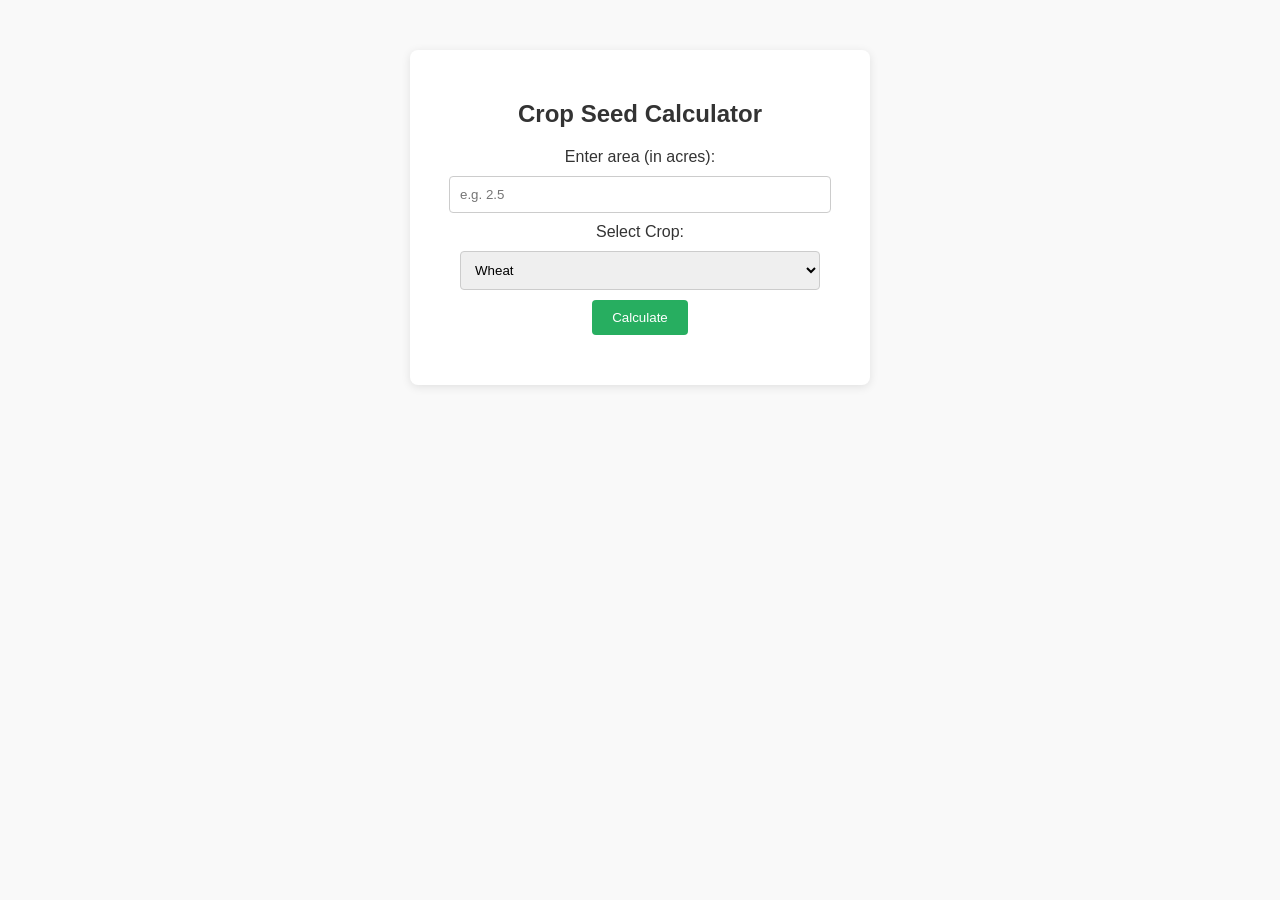
<file: crop-calculator.html>
<!DOCTYPE html>
<html lang="en">
<head>
  <meta charset="UTF-8">
  <title>Crop Seed Calculator</title>
  <link rel="stylesheet" href="style1.css">
  <style>
    .calculator {
      background: #fff;
      margin: 50px auto;
      padding: 30px;
      width: 400px;
      border-radius: 8px;
      box-shadow: 0 2px 10px rgba(0,0,0,0.1);
      text-align: center;
    }
    input, select {
      padding: 10px;
      width: 90%;
      margin: 10px 0;
      border: 1px solid #ccc;
      border-radius: 4px;
    }
    button {
      background-color: #27ae60;
      color: white;
      padding: 10px 20px;
      border: none;
      border-radius: 4px;
      cursor: pointer;
    }
    .result {
      margin-top: 20px;
      font-weight: bold;
    }
  </style>
</head>
<body>
  <div class="calculator">
    <h2>Crop Seed Calculator</h2>
    <label for="area">Enter area (in acres):</label>
    <input type="number" id="area" placeholder="e.g. 2.5" step="0.1">

    <label for="crop">Select Crop:</label>
    <select id="crop">
      <option value="wheat">Wheat</option>
      <option value="rice">Rice</option>
      <option value="maize">Maize</option>
    </select>

    <button onclick="calculateSeeds()">Calculate</button>

    <div class="result" id="result"></div>
  </div>

  <script>
    const seedRates = {
      wheat: { ratePerAcre: 50, costPerKg: 2.5 },
      rice: { ratePerAcre: 40, costPerKg: 3 },
      maize: { ratePerAcre: 25, costPerKg: 4 }
    };

    function calculateSeeds() {
      const area = parseFloat(document.getElementById('area').value);
      const crop = document.getElementById('crop').value;
      const resultDiv = document.getElementById('result');

      if (isNaN(area) || area <= 0) {
        resultDiv.textContent = "Please enter a valid area.";
        return;
      }

      const rate = seedRates[crop];
      const totalSeed = rate.ratePerAcre * area;
      const totalCost = totalSeed * rate.costPerKg;

      resultDiv.innerHTML = `
        🌾 <strong>${totalSeed.toFixed(2)} kg</strong> of {crop} seeds needed<br>
        💰 Estimated Cost: <strong>Rs${totalCost.toFixed(2)}</strong>
      `;
    }
  </script>
</body>
</html>
</file>
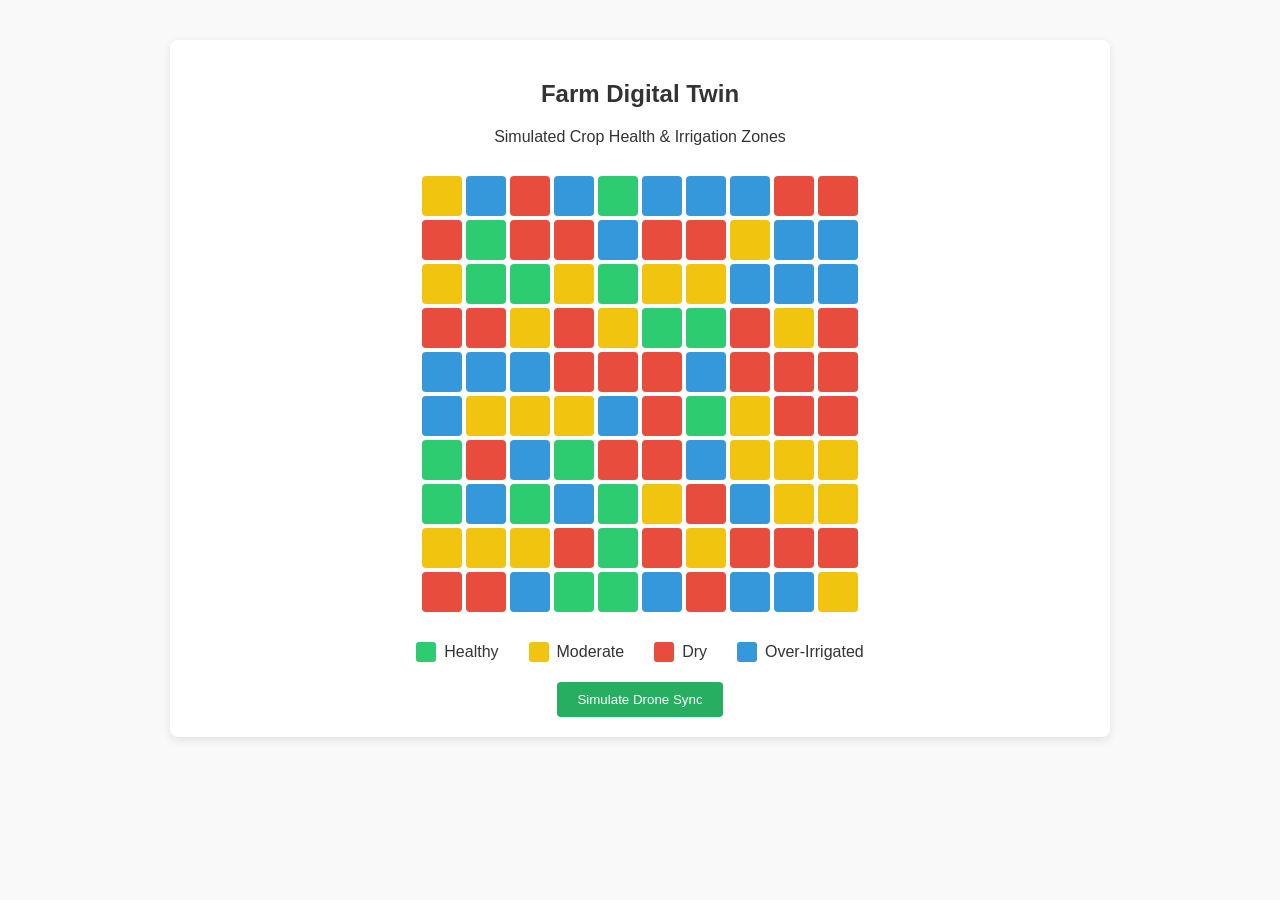
<file: digital-twin.html>
<!DOCTYPE html>
<html lang="en">
<head>
  <meta charset="UTF-8">
  <title>Farm Digital Twin</title>
  <link rel="stylesheet" href="style1.css">
  <style>
    .twin-container {
      max-width: 900px;
      margin: 40px auto;
      padding: 20px;
      background: #fff;
      border-radius: 8px;
      box-shadow: 0 3px 10px rgba(0, 0, 0, 0.1);
      text-align: center;
    }

    .grid {
      display: grid;
      grid-template-columns: repeat(10, 40px);
      grid-gap: 4px;
      margin: 30px auto;
      justify-content: center;
    }

    .cell {
      width: 40px;
      height: 40px;
      border-radius: 4px;
      background-color: lightgray;
      transition: background-color 0.5s;
    }

    .healthy { background-color: #2ecc71; }
    .moderate { background-color: #f1c40f; }
    .dry { background-color: #e74c3c; }
    .wet { background-color: #3498db; }

    .legend {
      margin-top: 20px;
      display: flex;
      justify-content: center;
      gap: 30px;
    }

    .legend-item {
      display: flex;
      align-items: center;
      gap: 8px;
    }

    .legend-box {
      width: 20px;
      height: 20px;
      border-radius: 3px;
    }

    button {
      margin-top: 20px;
      padding: 10px 20px;
      background: #27ae60;
      color: white;
      border: none;
      border-radius: 4px;
      cursor: pointer;
    }
  </style>
</head>
<body>
  <div class="twin-container">
    <h2>Farm Digital Twin</h2>
    <p>Simulated Crop Health & Irrigation Zones</p>
    
    <div class="grid" id="farmGrid"></div>

    <div class="legend">
      <div class="legend-item"><div class="legend-box healthy"></div> Healthy</div>
      <div class="legend-item"><div class="legend-box moderate"></div> Moderate</div>
      <div class="legend-item"><div class="legend-box dry"></div> Dry</div>
      <div class="legend-item"><div class="legend-box wet"></div> Over-Irrigated</div>
    </div>

    <button onclick="simulateDroneData()">Simulate Drone Sync</button>
  </div>

  <script>
    const grid = document.getElementById('farmGrid');

    
    for (let i = 0; i < 100; i++) {
      const cell = document.createElement('div');
      cell.classList.add('cell');
      grid.appendChild(cell);
    }

    const cells = document.querySelectorAll('.cell');

    function simulateDroneData() {
      const statuses = ['healthy', 'moderate', 'dry', 'wet'];

      cells.forEach(cell => {
        
        cell.classList.remove('healthy', 'moderate', 'dry', 'wet');
        
        
        const status = statuses[Math.floor(Math.random() * statuses.length)];
        cell.classList.add(status);
      });
    }

    
    window.onload = simulateDroneData;
  </script>
</body>
</html>
</file>
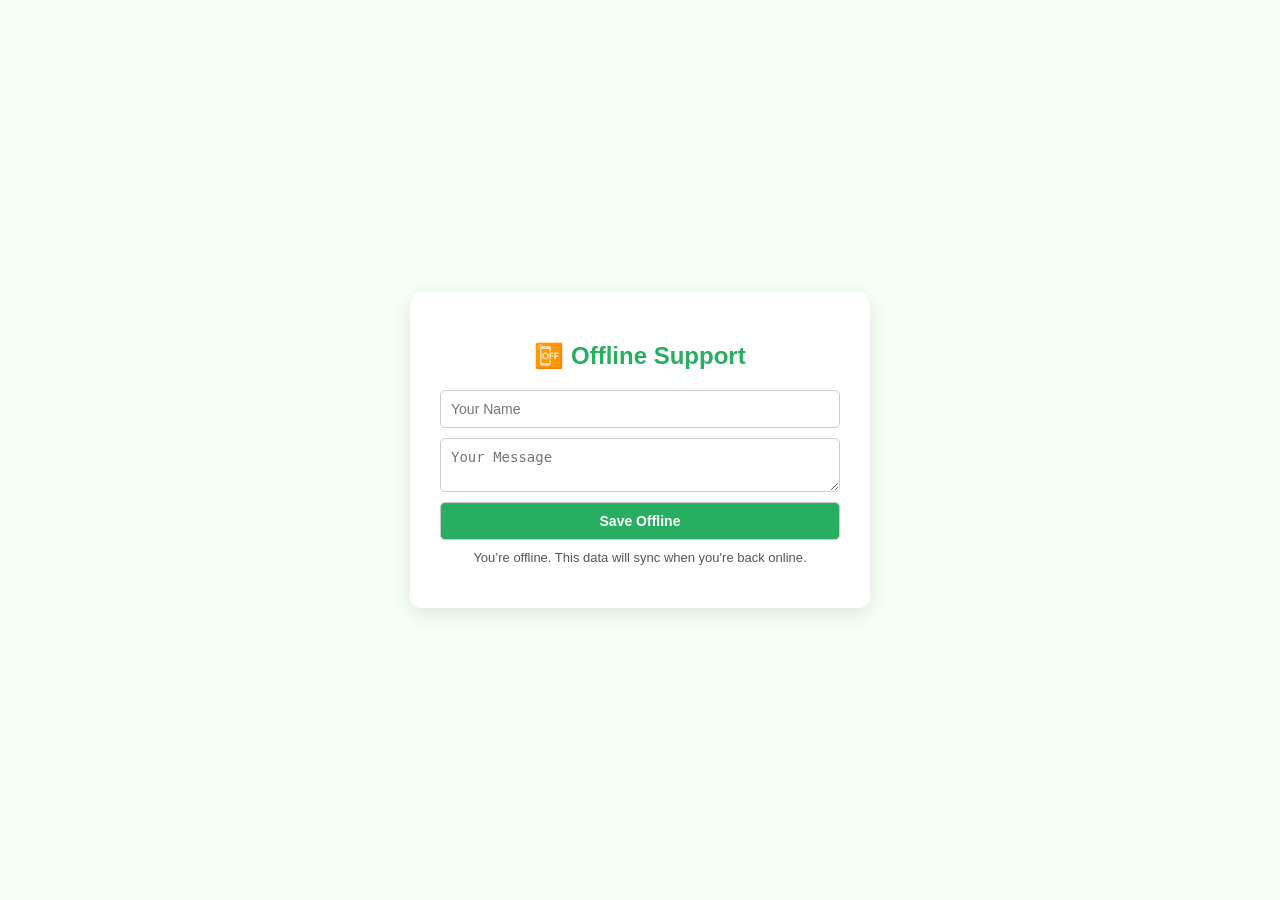
<file: offline.html>
<!DOCTYPE html>
<html lang="en">
<head>
  <meta charset="UTF-8">
  <title>Offline Access - Smart Farming</title>
  <link rel="stylesheet" href="style1.css">
  <link rel="manifest" href="manifest.json">
  <meta name="theme-color" content="#27ae60">
  <style>
    body {
      font-family: 'Segoe UI', sans-serif;
      background: #f5fff5;
      display: flex;
      justify-content: center;
      align-items: center;
      height: 100vh;
    }
    .offline-box {
      background: #fff;
      padding: 30px;
      border-radius: 10px;
      box-shadow: 0 6px 20px rgba(0, 0, 0, 0.1);
      width: 400px;
    }
    .offline-box h2 {
      text-align: center;
      color: #27ae60;
    }
    form {
      display: flex;
      flex-direction: column;
      gap: 10px;
    }
    input, textarea, button {
      padding: 10px;
      border-radius: 5px;
      border: 1px solid #ccc;
      font-size: 14px;
    }
    button {
      background: #27ae60;
      color: white;
      cursor: pointer;
      font-weight: bold;
    }
    .offline-msg {
      font-size: 13px;
      color: #555;
      margin-top: 10px;
      text-align: center;
    }
  </style>
</head>
<body>
  <div class="offline-box">
    <h2>📴 Offline Support</h2>
    <form id="offlineForm">
      <input type="text" placeholder="Your Name" required />
      <textarea placeholder="Your Message" required></textarea>
      <button type="submit">Save Offline</button>
    </form>
    <p class="offline-msg">You’re offline. This data will sync when you're back online.</p>
  </div>

  <script>
    
    if ('serviceWorker' in navigator) {
      navigator.serviceWorker.register('service-worker.js')
        .then(() => console.log("✅ Service Worker Registered"))
        .catch(err => console.error("Service Worker Error:", err));
    }

    const form = document.getElementById('offlineForm');
    form.addEventListener('submit', (e) => {
      e.preventDefault();
      const name = form.querySelector('input').value;
      const msg = form.querySelector('textarea').value;

      const formData = {
        name,
        msg,
        timestamp: new Date().toISOString()
      };

      
      let savedData = JSON.parse(localStorage.getItem('offlineForms') || '[]');
      savedData.push(formData);
      localStorage.setItem('offlineForms', JSON.stringify(savedData));

      alert("📝 Form saved offline. It'll sync automatically later.");
      form.reset();
    });

    
    window.addEventListener('online', () => {
      const savedData = JSON.parse(localStorage.getItem('offlineForms') || '[]');
      if (savedData.length > 0) {
        console.log("🔁 Syncing offline data:", savedData);

        
        savedData.forEach(entry => {
          console.log(`📤 Sending: ${entry.name} - ${entry.msg}`);
          
        });

        localStorage.removeItem('offlineForms');
        alert("✅ Offline data synced to server!");
      }
    });
  </script>
</body>
</html>
</file>
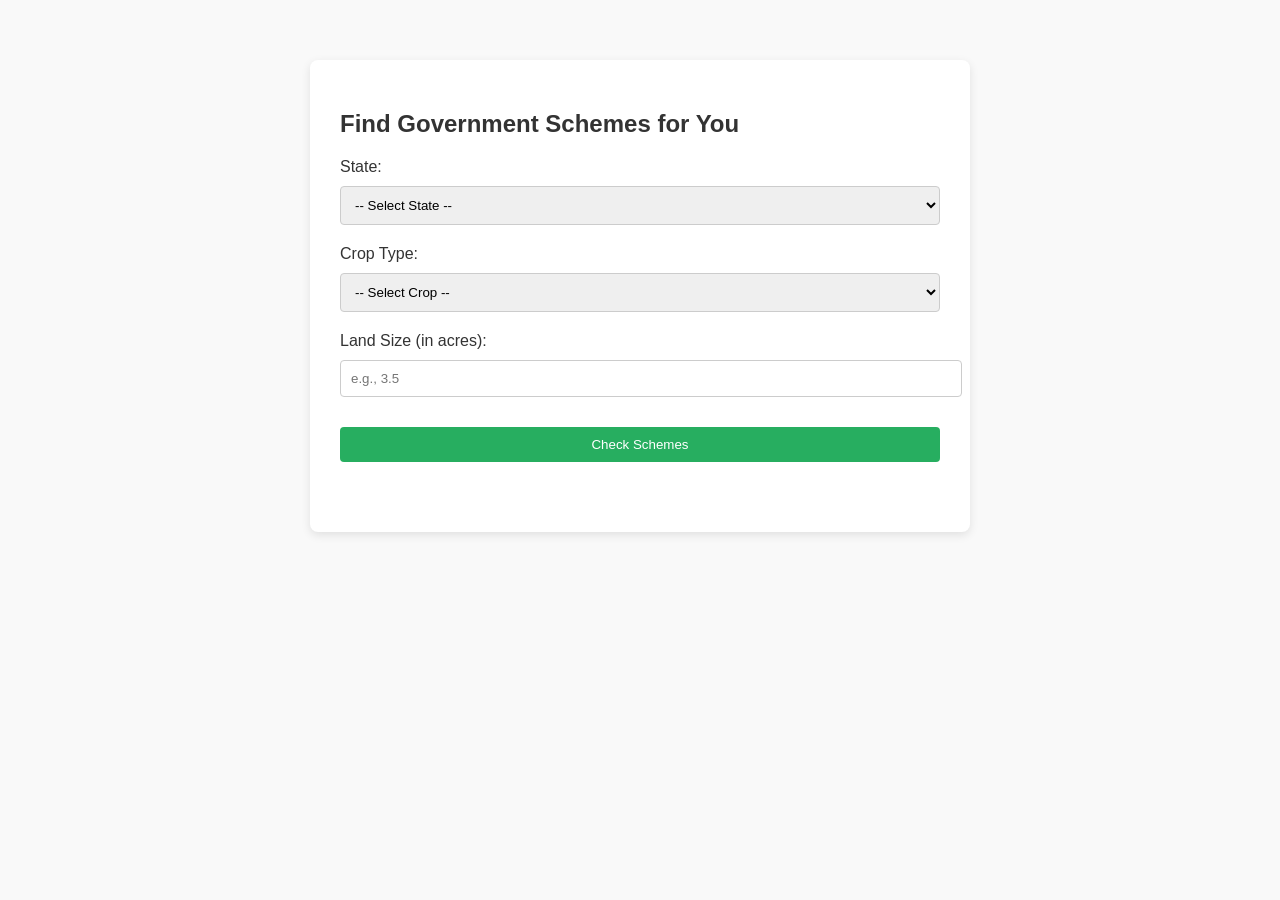
<file: schemes-checker.html>
<!DOCTYPE html>
<html lang="en">
<head>
  <meta charset="UTF-8">
  <title>Government Schemes & Subsidies</title>
  <link rel="stylesheet" href="style1.css">
  <style>
    .form-container {
      max-width: 600px;
      margin: 60px auto;
      padding: 30px;
      background-color: #fff;
      border-radius: 8px;
      box-shadow: 0 3px 10px rgba(0,0,0,0.1);
    }

    select, input, button {
      width: 100%;
      padding: 10px;
      margin-top: 10px;
      margin-bottom: 20px;
      border-radius: 4px;
      border: 1px solid #ccc;
    }

    button {
      background-color: #27ae60;
      color: white;
      border: none;
      cursor: pointer;
    }

    .results {
      margin-top: 20px;
    }

    .scheme-card {
      background: #f9f9f9;
      padding: 15px;
      margin: 10px 0;
      border-left: 4px solid #27ae60;
      border-radius: 4px;
    }

    .scheme-card h4 {
      margin: 5px 0;
    }
  </style>
</head>
<body>
  <div class="form-container">
    <h2>Find Government Schemes for You</h2>
    <label for="state">State:</label>
    <select id="state">
      <option value="">-- Select State --</option>
      <option value="maharashtra">Maharashtra</option>
      <option value="punjab">Punjab</option>
      <option value="karnataka">Karnataka</option>
    </select>

    <label for="crop">Crop Type:</label>
    <select id="crop">
      <option value="">-- Select Crop --</option>
      <option value="wheat">Wheat</option>
      <option value="rice">Rice</option>
      <option value="cotton">Cotton</option>
    </select>

    <label for="land">Land Size (in acres):</label>
    <input type="number" id="land" placeholder="e.g., 3.5" step="0.1">

    <button onclick="checkSchemes()">Check Schemes</button>

    <div class="results" id="results"></div>
  </div>

  <script>
    const mockSchemes = [
      {
        state: "maharashtra",
        crop: "wheat",
        landMin: 1,
        landMax: 5,
        title: "Wheat Support Scheme",
        benefit: "₹5,000/acre subsidy for fertilizers",
        steps: "Apply via state agriculture portal with land and crop proof."
      },
      {
        state: "punjab",
        crop: "rice",
        landMin: 2,
        landMax: 10,
        title: "Water Conservation Rice Scheme",
        benefit: "Free drip irrigation kits for rice farmers",
        steps: "Submit Aadhaar, land records at local Krishi Vigyan Kendra."
      },
      {
        state: "karnataka",
        crop: "cotton",
        landMin: 1,
        landMax: 7,
        title: "Cotton Crop Insurance",
        benefit: "Up to ₹10,000 compensation per acre for crop damage",
        steps: "Enroll before sowing season with land ID."
      }
    ];

    function checkSchemes() {
      const state = document.getElementById('state').value;
      const crop = document.getElementById('crop').value;
      const land = parseFloat(document.getElementById('land').value);
      const results = document.getElementById('results');

      results.innerHTML = '';

      if (!state || !crop || isNaN(land)) {
        results.innerHTML = "<p>Please fill out all fields correctly.</p>";
        return;
      }

      const filtered = mockSchemes.filter(scheme =>
        scheme.state === state &&
        scheme.crop === crop &&
        land >= scheme.landMin &&
        land <= scheme.landMax
      );

      if (filtered.length === 0) {
        results.innerHTML = "<p>No matching schemes found. Try different inputs.</p>";
      } else {
        filtered.forEach(scheme => {
          results.innerHTML += `
            <div class="scheme-card">
              <h4>${scheme.title}</h4>
              <p><strong>Benefit:</strong> ${scheme.benefit}</p>
              <p><strong>How to Apply:</strong> ${scheme.steps}</p>
            </div>
          `;
        });
      }
    }
  </script>
</body>
</html>
</file>
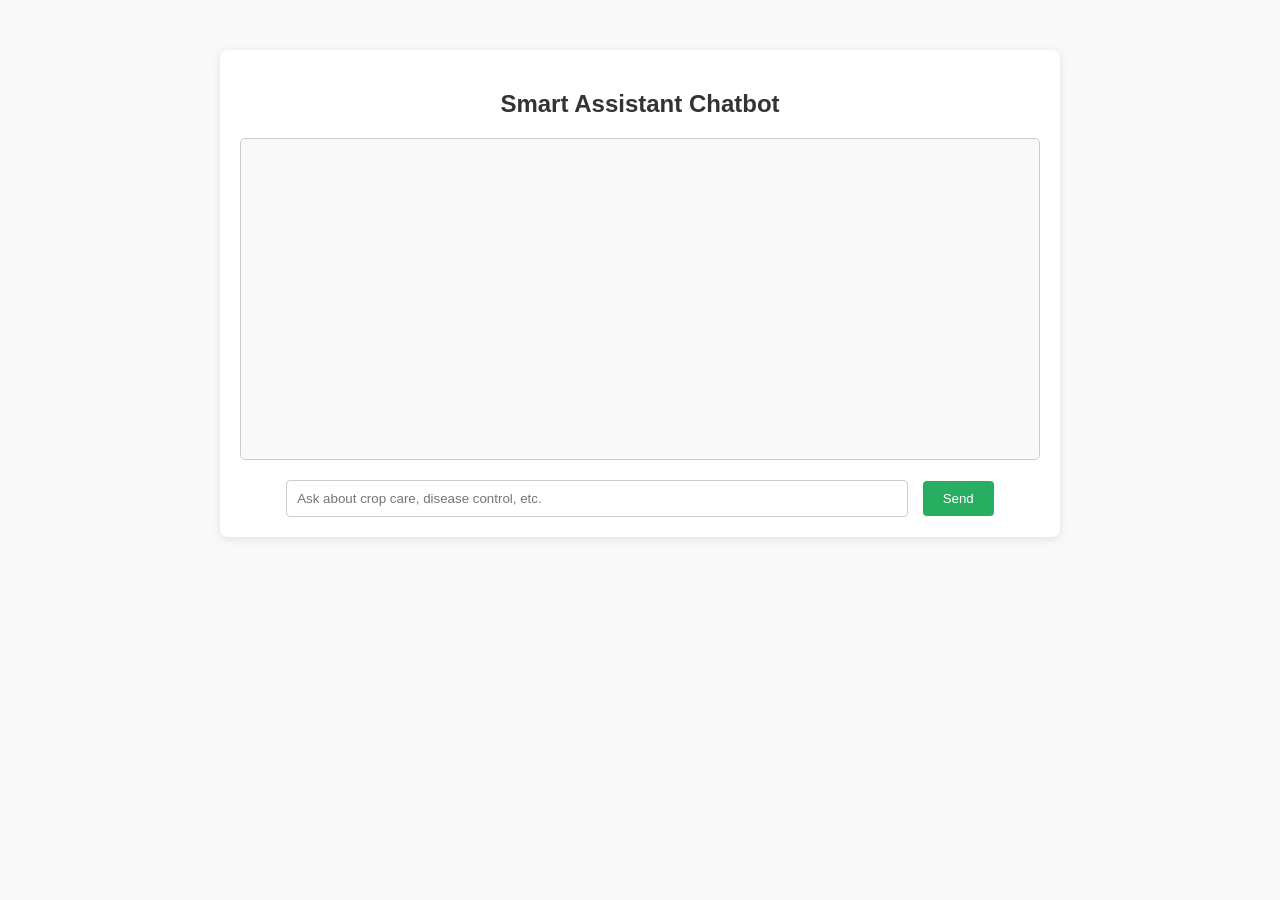
<file: smart-assistant.html>
<!DOCTYPE html>
<html lang="en">
<head>
  <meta charset="UTF-8">
  <title>Smart Assistant for Farmers</title>
  <link rel="stylesheet" href="style1.css">
  <style>
    body {
      font-family: 'Segoe UI', sans-serif;
    }
    .chat-container {
      max-width: 800px;
      margin: 50px auto;
      padding: 20px;
      background-color: #fff;
      border-radius: 8px;
      box-shadow: 0 2px 10px rgba(0, 0, 0, 0.1);
      text-align: center;
    }
    .chat-box {
      border: 1px solid #ccc;
      height: 300px;
      overflow-y: auto;
      padding: 10px;
      margin-bottom: 10px;
      border-radius: 5px;
      background-color: #f9f9f9;
    }
    .input-box {
      margin-top: 20px;
    }
    input[type="text"] {
      padding: 10px;
      width: 75%;
      border-radius: 4px;
      border: 1px solid #ccc;
      margin-right: 10px;
    }
    button {
      padding: 10px 20px;
      background-color: #27ae60;
      color: white;
      border: none;
      border-radius: 4px;
      cursor: pointer;
    }
    .message {
      margin: 10px 0;
    }
    .user-message {
      text-align: left;
      background-color: #dff7e6;
      border-radius: 5px;
      padding: 10px;
    }
    .bot-message {
      text-align: right;
      background-color: #f1f1f1;
      border-radius: 5px;
      padding: 10px;
    }
  </style>
</head>
<body>
  <div class="chat-container">
    <h2>Smart Assistant Chatbot</h2>
    <div class="chat-box" id="chat-box"></div>
    
    <div class="input-box">
      <input type="text" id="user-input" placeholder="Ask about crop care, disease control, etc.">
      <button onclick="sendMessage()">Send</button>
    </div>
  </div>

  <script>
    const chatBox = document.getElementById('chat-box');
    const userInput = document.getElementById('user-input');

    
    const mockResponses = {
      "crop care": "To take care of crops, ensure proper irrigation, pest control, and soil health.",
      "disease control": "Check for common plant diseases and use organic pesticides. Consult a local expert for severe cases.",
      "weather": "The weather forecast shows sunny weather for the next week. Remember to water your crops accordingly.",
      "default": "I'm here to help! Ask me anything related to farming."
    };

    function displayMessage(message, sender) {
      const messageElement = document.createElement('div');
      messageElement.classList.add('message');
      messageElement.classList.add(sender);
      messageElement.textContent = message;
      chatBox.appendChild(messageElement);
      chatBox.scrollTop = chatBox.scrollHeight; 
    }

    function sendMessage() {
      const userMessage = userInput.value.trim();
      if (userMessage) {
        displayMessage(userMessage, 'user-message');
        userInput.value = '';

        
        const response = mockResponses[userMessage.toLowerCase()] || mockResponses["default"];
        setTimeout(() => {
          displayMessage(response, 'bot-message');
        }, 1000); 
      }
    }

    
    userInput.addEventListener('keypress', (e) => {
      if (e.key === 'Enter') {
        sendMessage();
      }
    });
  </script>
</body>
</html>
</file>
<file: style1.css>
body {
    margin: 0;
    font-family: 'Segoe UI', sans-serif;
    background: #f9f9f9;
    color: #333;
  }
  
  header {
    background: #27ae60;
    color: white;
    padding: 30px 20px;
    text-align: center;
  }

  header img{
    width: 50px;
    height: 50px;
    border-radius: 50%;
    position: absolute;
    left: 8px;
    top: 45px;
  }
  
  main {
    width:auto;
    background-image: url("photo-1560493676-04071c5f467b.avif");
    background-size: cover;
    margin-top: -200px;
  }
  
  .feature {
    background: rgba(255, 255, 255, 0.5);
    margin-bottom: 15px;
    border-left: 5px solid #27ae60;
    padding: 20px;
    border-radius: 6px;
    cursor: pointer;
    transition: background 0.2s;
    color: rgba(0 , 0, 0, 0.8);
  }
  
  .feature:hover {
    background: #f1fdf5;
    box-shadow: 3px 3px rgba(0 , 0, 0, 0.6);
    transition: 0.4s;
  }
  
  .feature ul {
    margin-top: 10px;
    display: none;
    list-style: disc;
    padding-left: 20px;
  }
  
  .feature.active ul {
    display: block;
  }
  
  footer {
    text-align: center;
    padding: 20px;
    background: rgba(0, 255, 0, 0.1);
    margin-top: -8px;
    font-size: 14px;
    color: black
  }

  .vid{
    margin-top: 200px;
  }

  .vid video{
    height: 400px;
    padding-left: 400px;
    margin: 20px 0;
  }

.container{
  text-align: center;
  width: 500px;
  margin-left: 510px;

}
</file>
